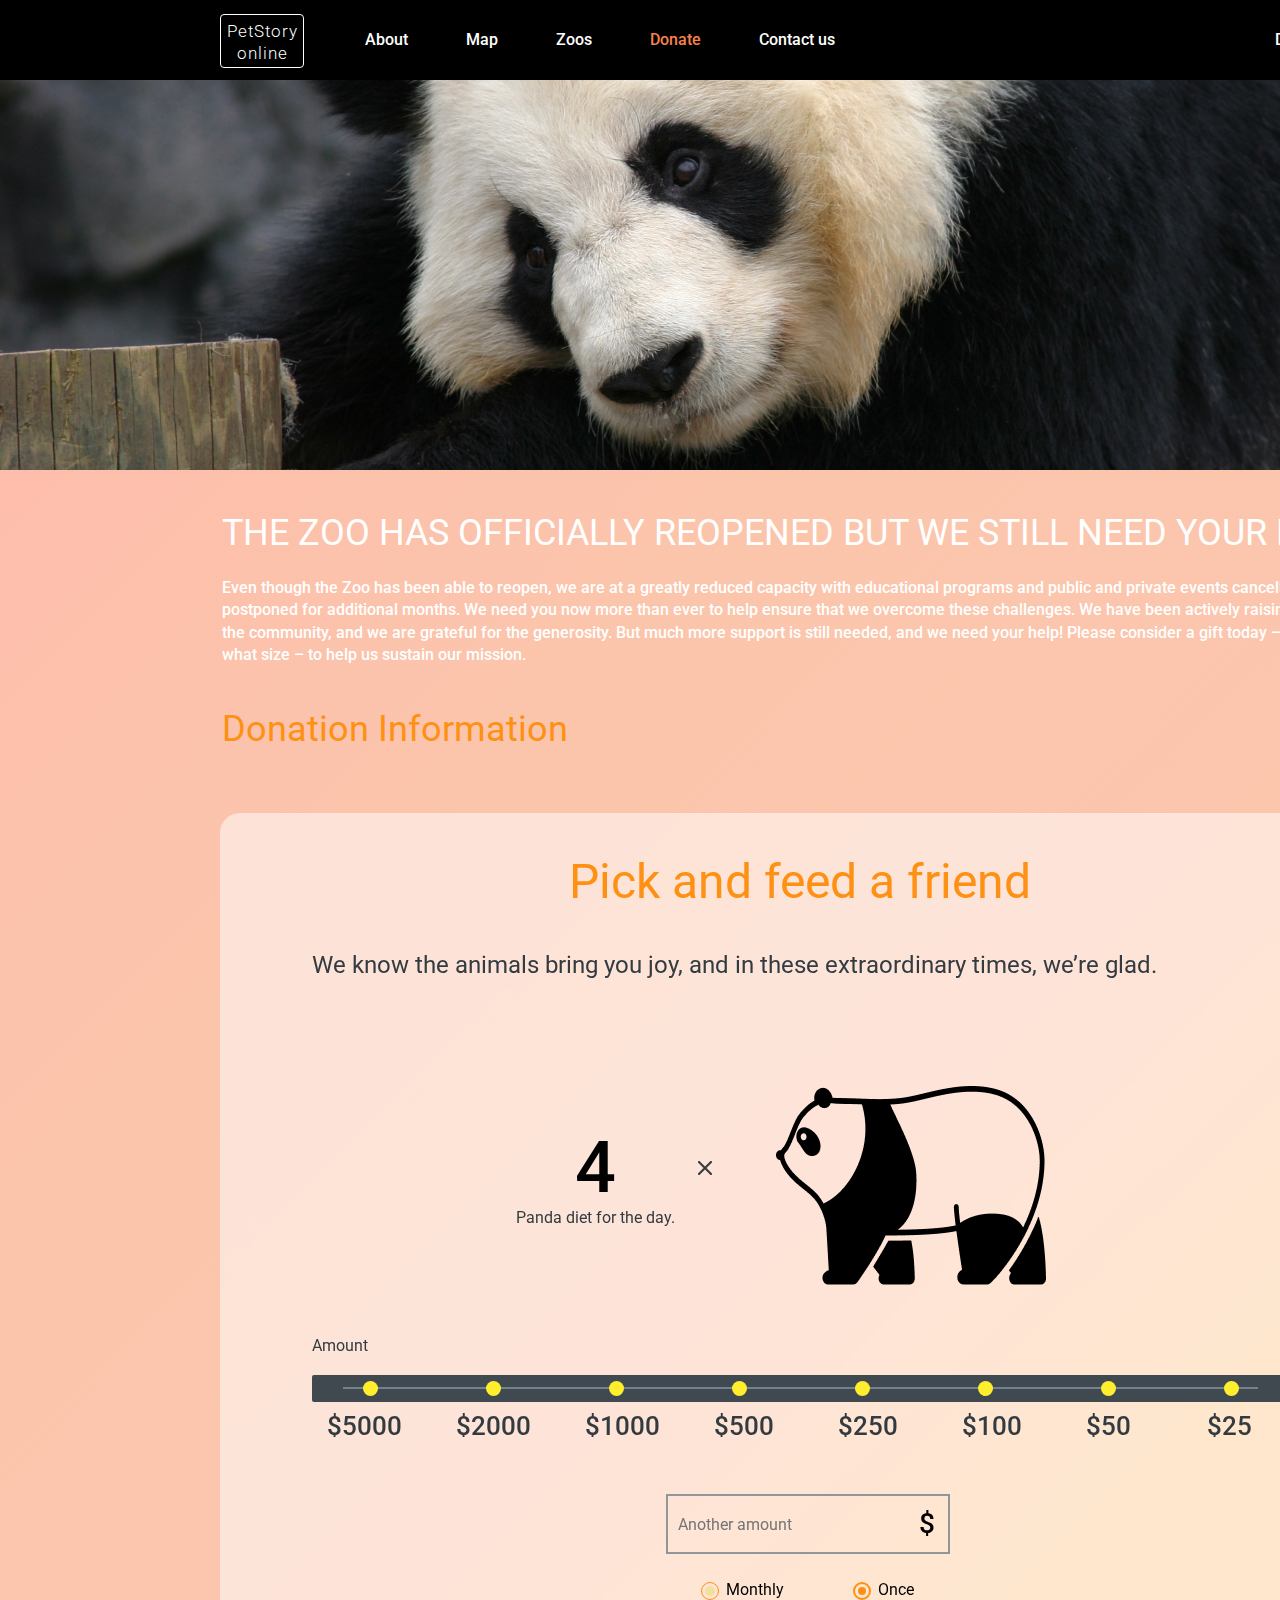
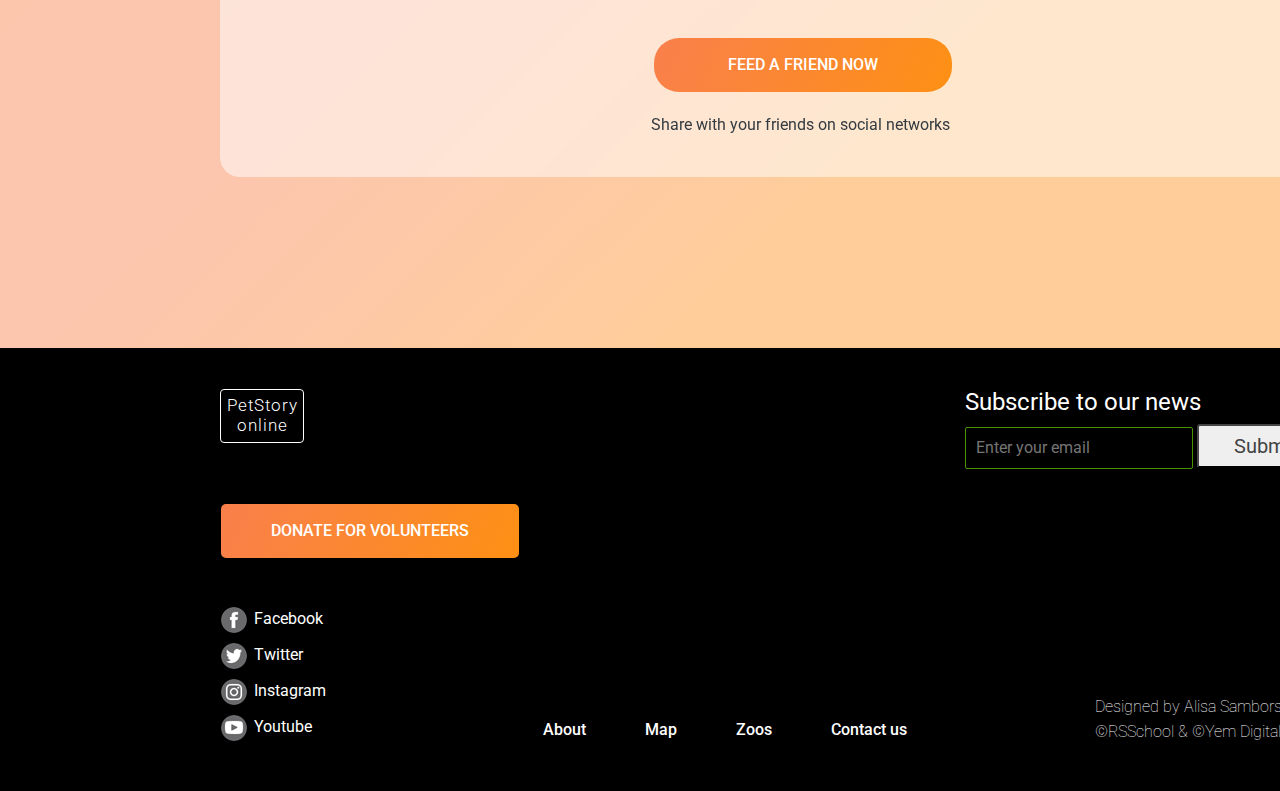
<file: pages/donate/index.html>
<!DOCTYPE html>
<html lang="en">
  <head>
    <meta charset="UTF-8" />
    <meta http-equiv="X-UA-Compatible" content="IE=edge" />
    <meta name="viewport" content="width=device-width, initial-scale=1.0" />
    <title>Online Zoo</title>
    <link rel="stylesheet" href="style.css" type="text/css" />
    <link rel="stylesheet" href="style1000px.css" type="text/css" />
    <link rel="preconnect" href="https://fonts.googleapis.com" />
    <link rel="preconnect" href="https://fonts.gstatic.com" crossorigin />
    <link
      href="https://fonts.googleapis.com/css2?family=Roboto:wght@300;400;500&display=swap"
      rel="stylesheet"
    />
  </head>
  <body>
    <section>
      <header class="navbar_font">
        <a href="../main/index.html"><span id="logo"><h1>PetStory online</h1></span></a>
        <a href="../main/index.html"><span id="about">About</span></a>
        <span id="map">Map</span>
        <span id="zoos">Zoos</span>
        <span id="donate">Donate</span></a>
        <span id="contactus">Contact us</span>
        <a
          href="https://www.figma.com/file/jfEFwkXVj1WRq7sUHDr8os/PetStory-online"
          ><span id="designedby">Designed by ©</span></a
        >
      </header>
    </section>
    
    <section id="image_header">
        <img src="../../assets/images/panda_bg.jpg">
    </section>
    
    <section id="donate1">
      <section class="donate1_text_section">
        
        <h3 class="white_font margin_top40 margin_bottom20">
          THE ZOO HAS OFFICIALLY REOPENED BUT WE STILL NEED YOUR HELP!
        </h3>
        
        <p class="donate1_small_font">
          Even though the Zoo has been able to reopen, we are at a greatly reduced capacity with educational programs and public and private events cancelled or postponed for additional months. We need you now more than ever to help ensure that we overcome these challenges. We have been actively raising funds in the community, and we are grateful for the generosity. But much more support is still needed, and we need your help! Please consider a gift today – no matter what size – to help us sustain our mission. 
        </p>
        
        <p class="donate1_orange_font margin_top40 margin_bottom60">
          Donation Information
        </p>
      
      </section>

      <section id="pick_and_feed">
        <div id="pick_and_feed_inside" class="margin_top40">
          
          <h2 class="centered_text padding_top40">Pick and feed a friend</h2>
          
          <p class="subtitle_font">
            We know the animals bring you joy, and in these extraordinary times, we’re glad.
          </p>
          
          <div class="grid_feed">
            <div class="div1">
              <p class="days_feed_font">4</p>
              <p class="body_font centered_text">Panda diet for the day.</p>
            </div>
            <div class="div2">
              <img src="../../assets/icons/x_icon.png">
            </div>
            <div class="div3">
              <img src="../../assets/icons/panda-feed.png">
            </div>
          </div>
          
          <p class="body_font margin_top50 margin_bottom10">
            Amount
          </p>
          
          <div id="progress_bar">
            <div id="progress_bar_dark">
              <div id="progress_bar_line">
                <input type="radio" name="radio" class="radio_yellow" value="5000"/>
                <span class="width_span"></span>
                <input type="radio" name="radio" class="radio_yellow" value="2000"/>
                <span class="width_span"></span>
                <input type="radio" name="radio" class="radio_yellow" value="1000"/>
                <span class="width_span"></span>
                <input type="radio" name="radio" class="radio_yellow" value="500"/>
                <span class="width_span"></span>
                <input type="radio" name="radio" class="radio_yellow" value="250"/>
                <span class="width_span"></span>
                <input type="radio" name="radio" class="radio_yellow" value="100"/>
                <span class="width_span"></span>
                <input type="radio" name="radio" class="radio_yellow" value="50"/>
                <span class="width_span"></span>
                <input type="radio" name="radio" class="radio_yellow" value="25"/>
              </div>
            </div>
          </div>

          <div id="amount_bar">
            <span class="width_span5"></span>
            <span class="amount_bar_font">$5000</span>
            <span class="width_span4"></span>
            <span class="amount_bar_font">$2000</span>
            <span class="width_span4"></span>
            <span class="amount_bar_font">$1000</span>
            <span class="width_span4"></span>
            <span class="amount_bar_font">$500</span>
            <span class="width_span3"></span>
            <span class="amount_bar_font">$250</span>
            <span class="width_span3"></span>
            <span class="amount_bar_font">$100</span>
            <span class="width_span3"></span>
            <span class="amount_bar_font">$50</span>
            <span class="width_span6"></span>
            <span class="amount_bar_font">$25</span>
          </div>

          <div id="amount_manual">
            <form>
              <input type="text" id="amount_input" maxlength="4" class="body_font margin_top50" name="amount_input" placeholder="Another amount"><br>
            </form>
            <span id="sign_dollar">$</span>
            <div class="margin_top25"></div>
            <span class="width_span2"></span>
            <input type="radio" name="radio2" class="radio_orange" value="Monthly"/>
            <label class="body_font black">Monthly</label>
            <span class="width_span3"></span>
            <input type="radio" name="radio2" class="radio_orange" value="Once" checked="true"/>
            <label class="body_font black">Once</label>
          </div>

          <div>
            <button id="btn_3" class="btn">FEED A FRIEND NOW</button>
          </div>
        </div>
        <p class="margin_top40 centered_text">Share with your friends on social networks</p> 
      </section>
      
    </section>
    </section>

    <footer id="footer">
      <div class="container_3">
        <div class="div31">
          <a href="../main/index.html"><span id="logo_footer"><h1>PetStory online</h1></span></a>
          <button type="submit" id="btn_4" class="btn" onclick="location.href='../donate/index.html';">DONATE FOR VOLUNTEERS</button>
          <div id="socialmedia">
            <span class="body_font">
              <a href="http://facebook.com" class="text_socialmedia">
                <img
                  class="icon_socialmedia"
                  src="../../assets/icons/facebook.png"
                />Facebook</a><br />
              <a href="http://twitter.com" class="text_socialmedia">
              <img
                class="icon_socialmedia"
                src="../../assets/icons/twitter.png"
              />Twitter<a/><br />
              <a href="http://instagram.com" class="text_socialmedia">
                <img
                class="icon_socialmedia"
                src="../../assets/icons/instagram.png"
              />Instagram</a><br />
              <a href="http://youtube.com" class="text_socialmedia">
              <img
                class="icon_socialmedia"
                src="../../assets/icons/youtube.png"
              />Youtube</a><br />
            </span>
          </div>
        </div>
        <div class="div32 white navbar_font margintop_371">
          <a href="../main/index.html" class="footer_links"><span id="about_footer">About</span></a>
          <a href="index.html" class="footer_links"><span id="map_footer">Map</span></a>
          <a href="index.html" class="footer_links"><span id="zoos_footer">Zoos</span></a>
          <a href="index.html" class="footer_links"><span id="contactus_footer">Contact us</span></a>
        </div>
        <div class="div33 white margintop_40">
          <span class="subscribe_font">Subscribe to our news</span>
          <form>
            <input type="email" pattern="[a-z0-9._%+-]+@[a-z0-9.-]+\.[a-z]{2,4}$" title="please enter valid email [john@smith.com]" id="email_form" class="body_font margin_top50" name="email" placeholder="Enter your email">
            <button type="submit" id="btn_submit_mail" formaction="index.html">Submit</button>
          </form>
          <p id="designed_by">Designed by Alisa Samborskaya<br>
            ©RSSchool & ©Yem Digital 2021</p>
        </div>
      </div>
    </footer>
  </body>
</html>
</file>
<file: pages/donate/style.css>
:root {
  --about-active-color: #f9804b;
  --about-cursor: pointer;
  --valid-mail-color: #444444;
}

html {
  background: #e5e5e5;
}

body {
  display: flex;
  position: relative;
  width: 1600px;
  height: 2391px;
  margin: auto auto;
  background: #ffffff;
}

header {
  position: absolute;
  width: 1600px;
  height: 80px;
  left: 0px;
  top: 0px;
  background: #000000;
  backdrop-filter: blur(2px);
  border: none;
}

h1 {
  font-family: "Roboto";
  font-style: normal;
  font-weight: 300;
  font-size: 17px;
  margin-top: 5px;
  letter-spacing: 1px;
}

h2 {
  font-family: "Roboto";
  font-style: normal;
  font-weight: 400;
  font-size: 48px;
  line-height: 120%;
  color: #fe9013;
}

h3 {
  font-family: "Roboto";
  font-style: normal;
  font-weight: 400;
  font-size: 36px;
  line-height: 130%;
  color: #333b41;
}

.white_font {
  color: #ffffff;
}

p {
  font-family: "Roboto";
  font-style: normal;
  font-weight: 400;
  font-size: 16px;
  line-height: 130%;
  margin-top: 0px;
  margin-bottom: 0px;
  color: #333b41;
}

.body_font {
  font-family: "Roboto";
  font-style: normal;
  font-weight: 400;
  font-size: 16px;
  line-height: 140%;
}

.white {
  color: white;
}

.black {
  color: black;
}

.donate1_small_font {
  font-family: "Roboto";
  font-style: normal;
  font-weight: 500;
  font-size: 16px;
  line-height: 140%;
  color: #ffffff;
}

.donate1_orange_font {
  font-family: "Roboto";
  font-style: normal;
  font-weight: 400;
  font-size: 36px;
  line-height: 130%;
  color: #fe9013;
}

.subtitle_font {
  font-family: "Roboto";
  font-style: normal;
  font-weight: 400;
  font-size: 24px;
  line-height: 120%;
  color: #333b41;
}

.subscribe_font {
  font-family: "Roboto";
  font-style: normal;
  font-weight: 400;
  font-size: 24px;
  line-height: 120%;
  color: #ffffff;
}

.smallParagraph_font {
  font-family: "Roboto";
  font-style: normal;
  font-weight: 300;
  font-size: 15px;
  line-height: 120%;
}

.days_feed_font {
  font-family: "Roboto";
  font-style: normal;
  font-weight: 500;
  font-size: 72px;
  line-height: 80%;
  text-align: center;
  text-transform: uppercase;
  color: #000000;
  margin-top: 100px;
  margin-bottom: 10px;
}

.amount_bar_font {
  font-family: "Roboto";
  font-style: normal;
  font-weight: 500;
  font-size: 26px;
  line-height: 140%;
  color: #333b41;
}

.centered_text {
  text-align: center;
}

#image_header {
  position: absolute;
  height: 390px;
  left: 0px;
  right: 0px;
  top: 80px;
}

.navbar_font {
  font-family: "Roboto";
  font-style: normal;
  font-weight: 500;
  font-size: 16px;
  line-height: 140%;
}

#logo {
  content: "PetStory online";
  position: absolute;
  width: 82px;
  height: 52px;
  left: 220px;
  top: 14px;
  background: #000000;
  color: white;
  text-align: center;
  border-style: solid;
  border-width: 1px;
  border-radius: 4px;
}

#about {
  position: absolute;
  width: 43px;
  height: 22px;
  left: 365px;
  top: 29px;
  color: white;
  background: #000000;
  cursor: var(--about-cursor);
}

#map {
  position: absolute;
  width: 32px;
  height: 22px;
  left: 466px;
  top: 29px;
  color: white;
  background: #000000;
}

#zoos {
  position: absolute;
  width: 36px;
  height: 22px;
  left: 556px;
  top: 29px;
  color: white;
  background: #000000;
}

#donate {
  position: absolute;
  width: 51px;
  height: 22px;
  left: 650px;
  top: 29px;
  color: #f9804b;
  background: #000000;
}

#contactus {
  position: absolute;
  width: 78px;
  height: 22px;
  left: 759px;
  top: 29px;
  color: white;
  background: #000000;
}

#map:hover,
#about:hover,
#zoos:hover,
#contactus:hover,
#designedby:hover,
#logo:hover {
  color: #f9804b;
  cursor: pointer;
}

a:visited {
  --about-cursor: not-allowed;
  --about-active-color: #aaaaaa;
}

#designedby {
  position: absolute;
  width: 105px;
  height: 22px;
  left: 1275px;
  top: 29px;
  color: #ffffff;
  background: #000000;
}

#yellow_font {
  color: #ffee2e;
  background: none;
}

#donate1 {
  position: absolute;
  height: 1482px;
  left: 0px;
  right: 0px;
  top: 470px;
  background: linear-gradient(
      315.75deg,
      rgba(254, 210, 144, 0.7) 30.06%,
      #febdab 100.95%,
      rgba(254, 210, 144, 0.7) 106.36%
    ),
    linear-gradient(
      315.75deg,
      rgba(254, 189, 171, 0.74) 30.06%,
      rgba(243, 169, 248, 0.66) 50.74%,
      #e0d8f0 80.49%,
      #eaf7fe 127.9%,
      #eaf7fe 149.54%
    ),
    linear-gradient(
      315.75deg,
      rgba(254, 189, 171, 0.74) 30.06%,
      rgba(243, 169, 248, 0.66) 50.74%,
      #e0d8f0 80.49%,
      #eaf7fe 127.9%,
      #eaf7fe 149.54%
    );
}

.donate1_text_section {
  width: 1156px;
  margin: auto;
}

#pick_and_feed {
  width: 1160px;
  height: 964px;
  margin: auto;
  background: rgba(255, 255, 255, 0.52);
  backdrop-filter: blur(2px);
  border-radius: 20px;
}

#pick_and_feed_inside {
  width: 976px;
  height: 862px;
  margin-left: 92px;
}

.grid_feed {
  width: 568px;
  display: grid;
  grid-template-columns: 206px 78px 284px;
  grid-template-rows: 246px;
  grid-column-gap: 0px;
  grid-row-gap: 0px;
  margin-left: 180px;
  margin-top: 60px;
}

.div1 {
  grid-area: 1 / 1 / 2 / 2;
}
.div2 {
  margin-top: 122px;
  grid-area: 1 / 2 / 2 / 3;
}
.div3 {
  grid-area: 1 / 3 / 2 / 4;
}

#footer {
  position: absolute;
  background: #000000;
  height: 443px;
  width: 1600px;
  bottom: 0px;
}

#progress_bar {
  width: 976px;
  height: 40px;
}

#progress_bar_dark {
  position: absolute;
  top: 562px;
  width: 976px;
  height: 27px;
  background: #404950;
  border-radius: 2px;
}

#progress_bar_line {
  margin-top: 12px;
  width: 915px;
  height: 2px;
  background: #72828e;
  margin-left: 31px;
}

label {
  color: orange;
  margin-top: 25px;
}

.radio_yellow {
  -webkit-appearance: none;
  -moz-appearance: none;
  appearance: none;
  cursor: pointer;
  display: inline-block;
  width: 45px;
  height: 45px;
  padding: 15px;
  background-clip: content-box;
  background-color: #ffee2e;
  border-radius: 50%;
  margin-top: -21px;
  vertical-align: top;
  accent-color: #ffee2e;
}

.radio_yellow:checked {
  border-style: double;
  border-width: 2px;
  border-color: #fe9013;
  background-color: #fe9013;
  animation-name: animate_amount;
  animation-timing-function: linear;
  animation-duration: 1s;
  animation-iteration-count: infinite;
}

@keyframes animate_amount {
  0% {
    background-color: #fe9013;
  }
  50% {
    background-color: #ffee2e;
  }
  100% {
    background-color: #fe9013;
  }
}

.radio_orange {
  -webkit-appearance: none;
  -moz-appearance: none;
  cursor: pointer;
  appearance: none;
  display: inline-block;
  width: 18px;
  height: 18px;
  padding: 3px;
  background-clip: content-box;
  background-color: #f3e09d;
  border-radius: 50%;
  vertical-align: top;
  border-width: 1px;
  border-style: solid;
  border-color: #fe9013;
}

.radio_orange:checked {
  border-style: solid;
  border-width: 2px;
  border-color: #fe9013;
  background-color: #fe9013;
}

.radio_orange:hover {
  border-style: solid;
  border-width: 2px;
  border-color: #fe9013;
  background-color: #fe9013;
}

input[type="radio"]:hover {
  background-color: #fe9013;
}

input[type="text"] {
  width: 268px;
  height: 54px;
  background: none;
  border-color: #929699;
  border-style: solid;
  padding-left: 10px;
}

#amount_manual {
  width: 268px;
  height: 54px;
  margin: auto auto;
}

#sign_dollar {
  position: absolute;
  right: 445px;
  top: 694px;
  font-family: "Roboto";
  font-style: normal;
  font-weight: 500;
  font-size: 28px;
}

.btn {
  font-family: "Roboto";
  font-style: normal;
  font-weight: 500;
  font-size: 16px;
  line-height: 140%;
}

#btn_3 {
  position: absolute;
  width: 298px;
  color: #ffffff;
  margin-top: 140px;
  height: 54px;
  margin-left: 342px;
  /* orange */
  background: linear-gradient(113.96deg, #f9804b 1.49%, #fe9013 101.44%);
  border-radius: 25px;
  border: none;
  text-align: center;
}

#btn_3:hover {
  background: #e47209;
  cursor: pointer;
}

#btn_3:active {
  background: #4b9200;
  cursor: pointer;
}

@keyframes buttonBackground {
  0% {
    background: orange;
  }
  50% {
    background: red;
  }
  100% {
    background: orange;
  }
}

#footer {
  position: absolute;
  left: 0px;
  right: 0px;
  top: 1948px;
  width: 1600px;
  height: 443px;
  background: #000000;
}

#logo_footer {
  position: absolute;
  width: 82px;
  height: 52px;
  left: 220px;
  top: 41px;
  background: #000000;
  color: white;
  text-align: center;
  border-style: solid;
  border-width: 1px;
  border-radius: 4px;
}

#logo_footer:hover {
  color: #f9804b;
}

.container_3 {
  display: grid;
  grid-template-columns: 300px 400px 460px;
  grid-template-rows: 400px;
  gap: 0px 0px;
  grid-template-areas: ". . . . .";
  justify-content: center;
  align-content: center;
  justify-items: center;
  align-items: start;
}

.div31 {
  grid-area: 1 / 1 / 2 / 2;
}
.div32 {
  grid-area: 1 / 2 / 2 / 3;
}
.div33 {
  grid-area: 1 / 3 / 2 / 4;
}

#btn_4 {
  width: 298px;
  color: #ffffff;
  margin-top: 156px;
  height: 54px;
  margin-left: 0px;
  /* orange */
  background: linear-gradient(113.96deg, #f9804b 1.49%, #fe9013 101.44%);
  border-radius: 5px;
  border: none;
  text-align: center;
}

#btn_4:hover {
  background: #e47209;
  cursor: pointer;
}

#btn_4:active {
  background: #4b9200;
  cursor: pointer;
}

#socialmedia {
  margin-top: 44px;
  margin-left: 0px;
}

.icon_socialmedia {
  vertical-align: middle;
  margin-top: 5px;
  margin-bottom: 5px;
  margin-right: 7px;
}

.text_socialmedia {
  color: white;
  text-decoration: none;
}

.text_socialmedia:hover {
  color: #4b9200;
  text-decoration: none;
}

.footer_links {
  text-decoration: none;
}

#about_footer {
  width: 43px;
  height: 22px;
  margin-left: 10px;
  color: #ffffff;
  cursor: pointer;
  text-decoration: none;
}

#about_footer:hover,
#map_footer:hover,
#zoos_footer:hover,
#contactus_footer:hover {
  text-decoration: none;
  color: #f9804b;
}

#map_footer {
  width: 32px;
  height: 22px;
  margin-left: 55px;
  color: white;
  text-decoration: none;
}

#zoos_footer {
  width: 36px;
  height: 22px;
  margin-left: 55px;
  color: white;
  text-decoration: none;
}

#contactus_footer {
  width: 78px;
  height: 22px;
  margin-left: 55px;
  color: white;
  text-decoration: none;
}

#email_form {
  box-sizing: border-box;
  width: 228px;
  height: 42px;
  border-radius: 2px;
  border-style: solid;
  border-width: 1px;
  background: none;
  color: #bdbdbd;
  margin-top: 10px;
  padding-left: 10px;
}

input[type="email"]:valid {
  --valid-mail-color: #4b9200;
  border-color: #4b9200;
}

input[type="email"]:invalid {
  border-color: #f9804b;
}

#btn_submit_mail {
  height: 44px;
  width: 139px;
  font-family: "Roboto";
  font-style: normal;
  font-weight: 400;
  font-size: 20px;
  color: var(--valid-mail-color);
  border-color: var(--valid-mail-color);
  border-radius: 3px;
}

#btn_submit_mail:hover {
  border-color: #4b9200;
  color: #4b9200;
}

#designed_by {
  width: 230px;
  height: 21px;
  margin-top: 225px;
  margin-left: 130px;

  font-family: "Roboto";
  font-style: normal;
  font-weight: 100;
  font-size: 16px;
  line-height: 160%;
  color: #ffffff;
}

.margintop_371 {
  margin-top: 371px;
}

.margintop_40 {
  margin-top: 40px;
}

.width_span {
  margin-left: 66px;
}

.width_span2 {
  margin-left: 30px;
}

.width_span3 {
  margin-left: 60px;
}

.width_span4 {
  margin-left: 50px;
}

.width_span5 {
  margin-left: 15px;
}

.width_span6 {
  margin-left: 72px;
}

.margin_top25 {
  margin-top: 25px;
}

.margin_top40 {
  margin-top: 40px;
}

.margin_top50 {
  margin-top: 50px;
}

.margin_bottom10 {
  margin-bottom: 10px;
}

.margin_bottom20 {
  margin-bottom: 20px;
}

.margin_bottom60 {
  margin-bottom: 60px;
}

.padding_top40 {
  padding-top: 40px;
}
</file>
<file: pages/donate/style1000px.css>
@media screen and (max-width: 1000px) {
  body {
    width: 1000px;
  }

  header {
    width: 1000px;
  }

  #logo {
    left: 30px;
  }

  #about {
    left: 175px;
  }

  #map {
    left: 266px;
  }

  #zoos {
    left: 346px;
  }

  #donate {
    left: 430px;
  }

  #contactus {
    left: 529px;
  }

  #designedby {
    left: 865px;
  }

  #image_header {
    width: 1000px;
    overflow: hidden;
    height: 390px;
  }

  #donate1 {
    width: 1000px;
    position: absolute;
    height: 1482px;
    left: 0px;
    right: 0px;
    top: 470px;
  }

  .donate1_text_section {
    width: 778px;
    margin-left: 30px;
    margin-top: 40px;
  }

  .donate1_small_font {
    width: 939px;
    margin-left: 0px;
  }

  #pick_and_feed {
    width: 940px;
    height: 918px;
  }

  #pick_and_feed_inside {
    width: 850px;
    margin-left: 75px;
    overflow: clip;
  }

  .padding_top40 {
    padding-top: 20px;
    margin-bottom: 10px;
  }

  .grid_feed {
    margin-left: 140px;
  }

  #progress_bar {
    width: 810px;
  }

  #progress_bar_dark {
    width: 810px;
    top: 510px;
    overflow-x: clip;
    overflow-y: visible;
  }

  #progress_bar_line {
    width: 932px;
    margin-left: -115px;
  }

  #amount_bar {
    width: 1000px;
  }

  .width_span {
    width: 45px;
    margin-left: 67px;
  }

  .width_span3 {
    margin-left: 60px;
  }
  .width_span5 {
    margin-left: -130px;
  }
  .width_span6 {
    margin-left: 80px;
  }

  #amount_manual {
    width: 284px;
    height: 54px;
    margin-left: 265px;
  }

  #sign_dollar {
    top: 643px;
    right: 325px;
  }

  #btn_3 {
    margin-left: 256px;
  }

  .margin_top40 {
    margin-top: 10px;
  }

  .margin_bottom60 {
    margin-bottom: 30px;
    margin-top: 40px;
  }

  #footer {
    width: 1000px;
    top: 1803px;
  }

  .container_3 {
    grid-template-columns: 291px 369px 280px;
    grid-template-rows: 443px;
  }

  #logo_footer {
    left: 30px;
  }

  #btn_4 {
    margin-left: 0px;
  }

  #socialmedia {
    margin-left: 0px;
  }

  #about_footer {
    margin-left: -30px;
  }

  #email_form {
    margin-left: -60px;
  }

  #designed_by {
    margin-left: 90px;
  }
}
</file>
